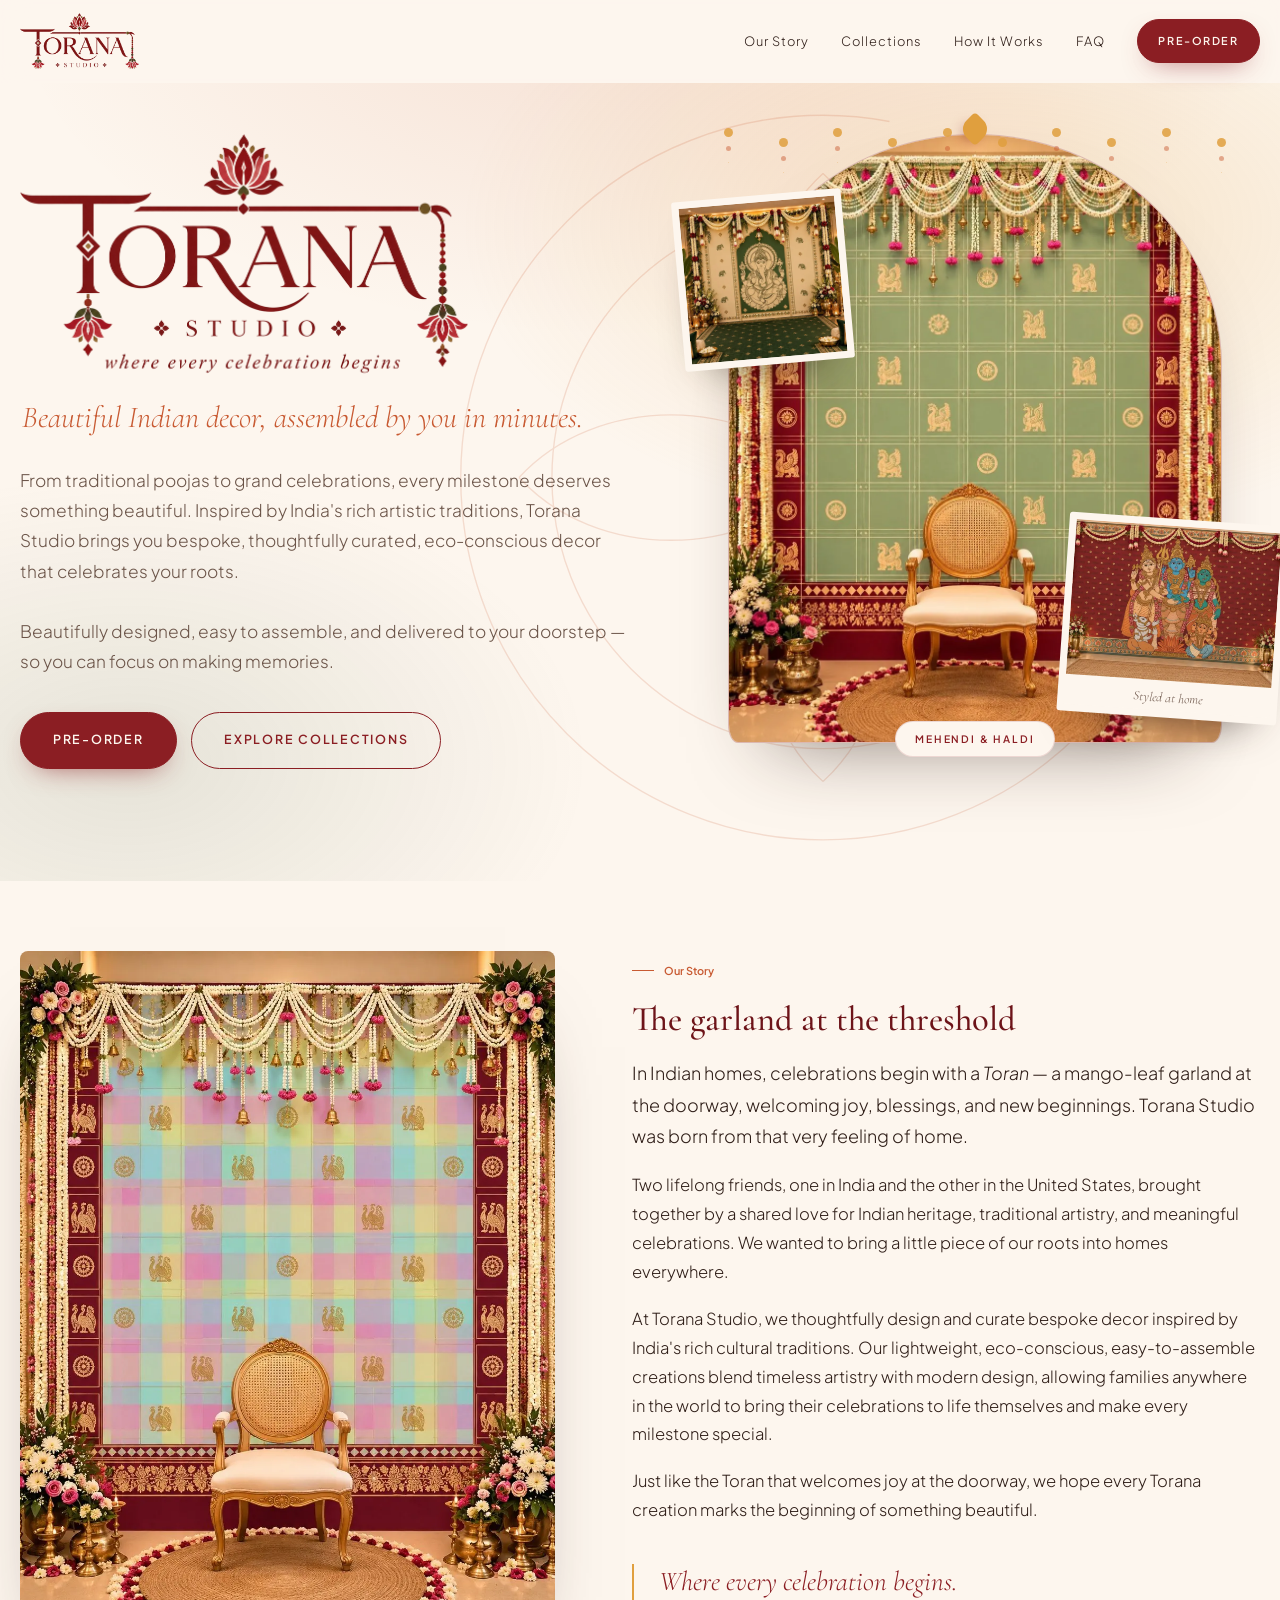
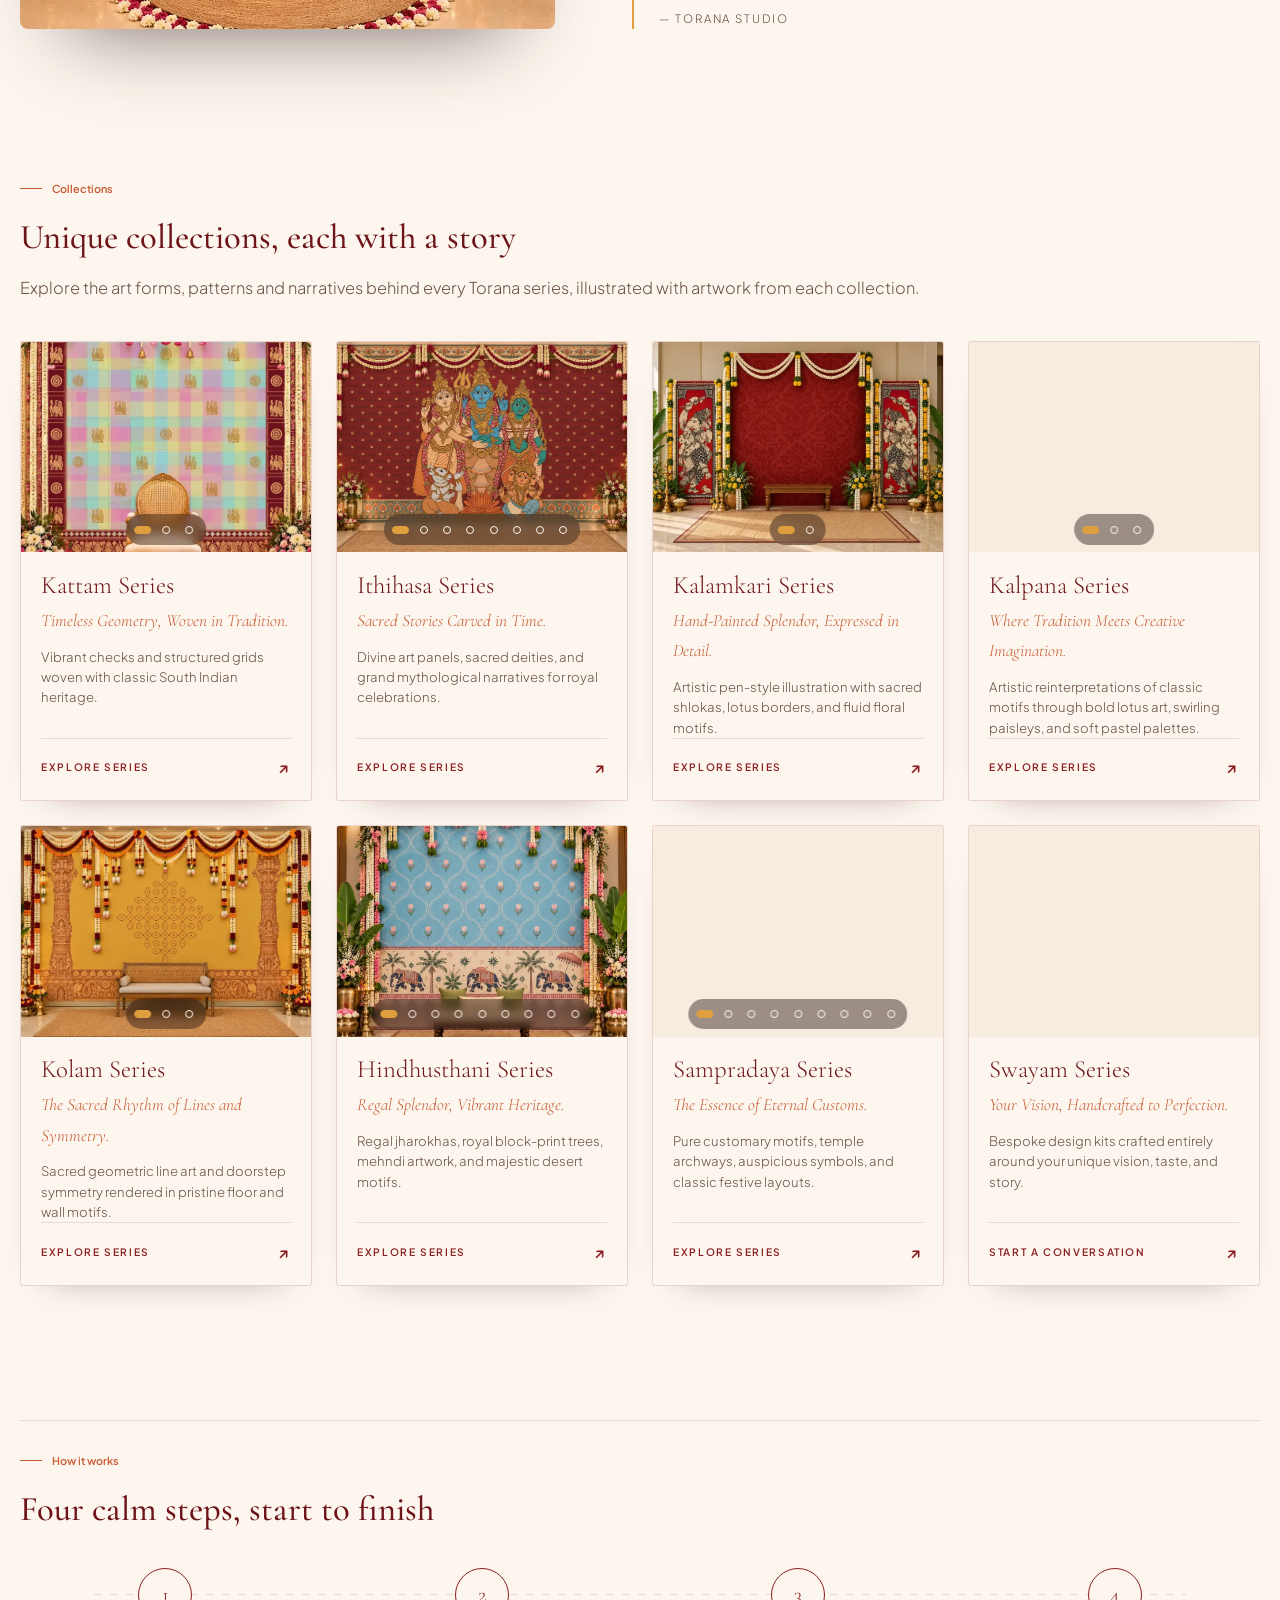
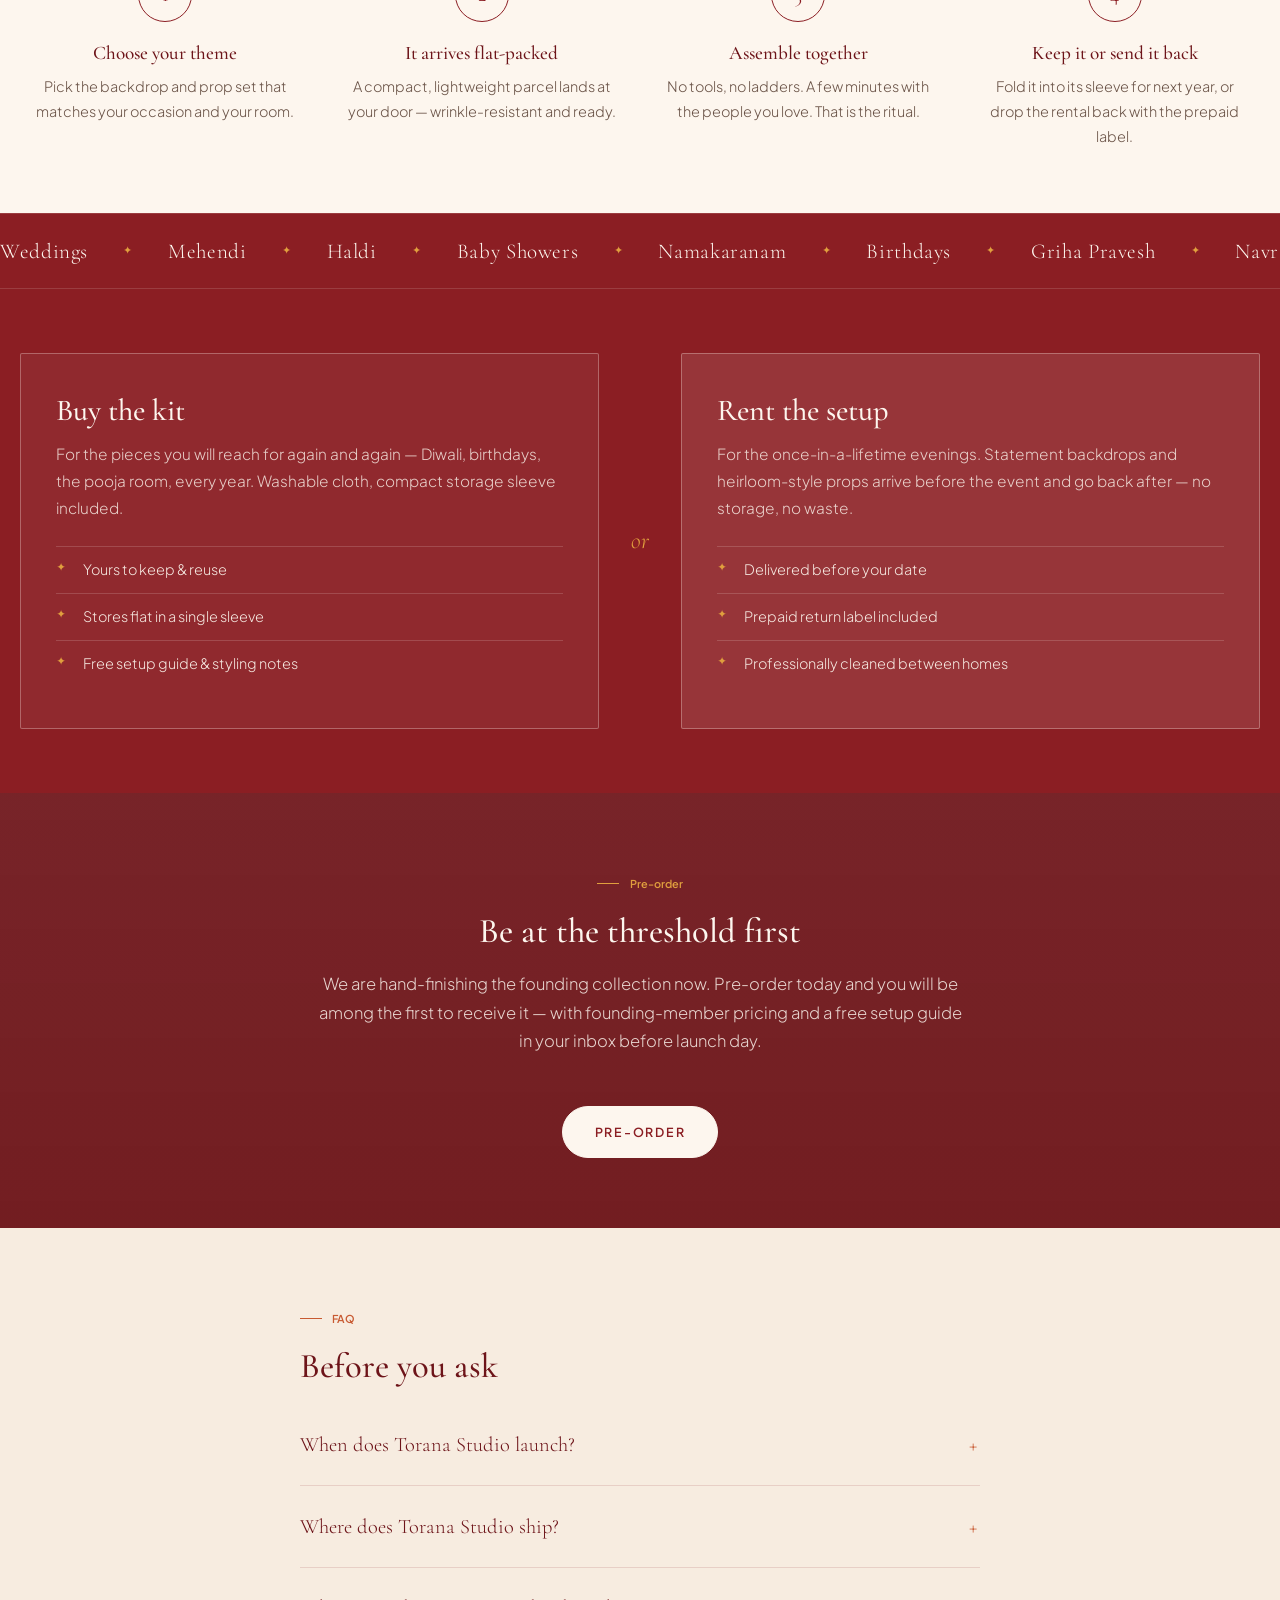
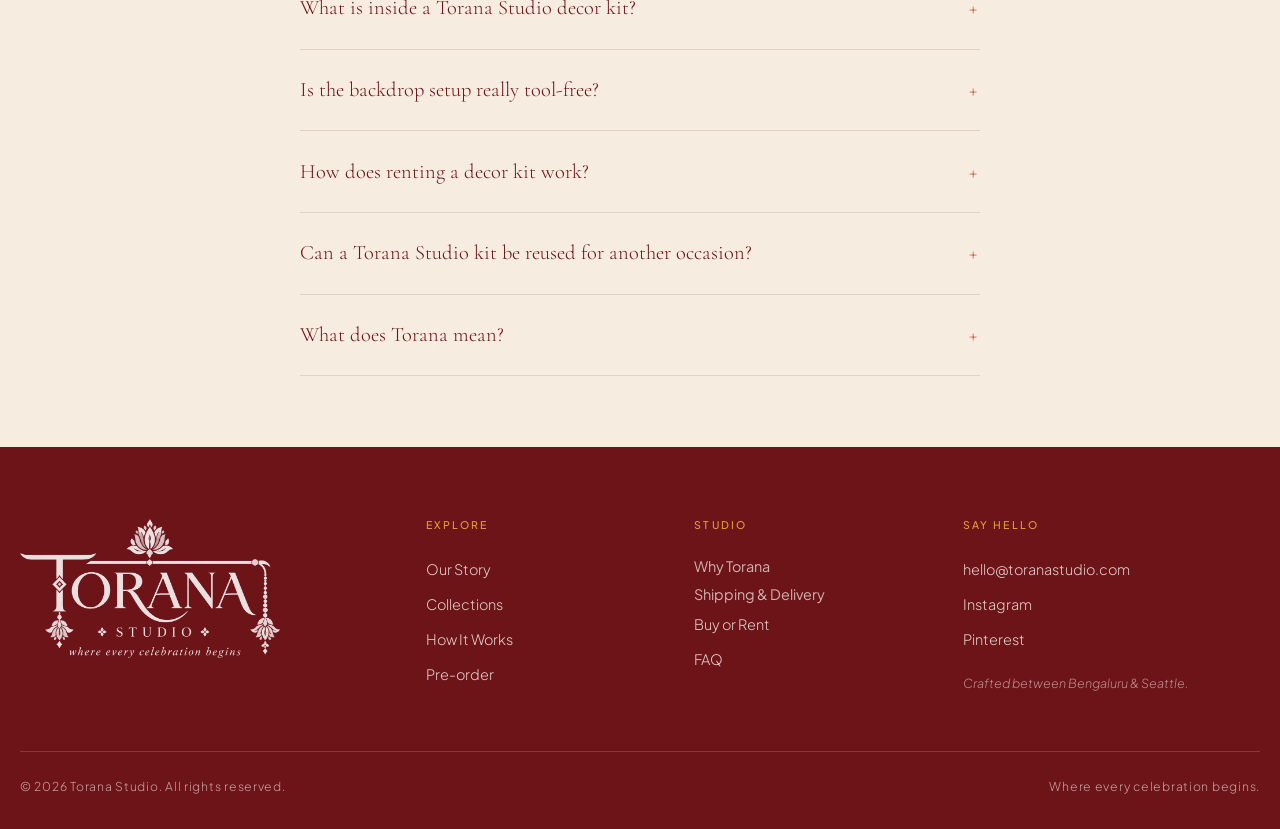
<file: index.html>
<!DOCTYPE html>
<html lang="en">
<head>
<meta charset="UTF-8" />
<meta name="viewport" content="width=device-width, initial-scale=1.0" />
<title>Torana Studio | Indian Backdrop &amp; Decor Kits to Buy or Rent</title>
<meta name="description" content="Torana Studio makes eco-conscious Indian backdrop and decor kits for weddings, mehendi, poojas, baby showers and birthdays. Reusable cloth, tool-free DIY setup. Launching in India for Diwali 2026; US shipping coming soon." />
<meta name="theme-color" content="#8B1E23" />
<meta name="author" content="Torana Studio" />
<meta name="robots" content="index, follow, max-image-preview:large, max-snippet:-1" />
<link rel="canonical" href="https://www.toranastudio.com/" />
<link rel="alternate" type="text/markdown" href="https://www.toranastudio.com/llms.txt" title="Plain-text summary for AI agents" />

<meta property="og:type" content="website" />
<meta property="og:site_name" content="Torana Studio" />
<meta property="og:locale" content="en_US" />
<meta property="og:url" content="https://www.toranastudio.com/" />
<meta property="og:title" content="Torana Studio | Indian Backdrop &amp; Decor Kits to Buy or Rent" />
<meta property="og:description" content="Eco-conscious Indian backdrop and decor kits on reusable cloth. India launch for Diwali 2026; US shipping coming soon." />
<meta property="og:image" content="https://www.toranastudio.com/assets/img/5-lg.webp" />
<meta property="og:image:alt" content="A traditional Indian cloth backdrop styled for a home celebration" />
<meta name="twitter:card" content="summary_large_image" />
<meta name="twitter:title" content="Torana Studio | Indian Backdrop &amp; Decor Kits to Buy or Rent" />
<meta name="twitter:description" content="Eco-conscious Indian backdrop and decor kits on reusable cloth. India launch for Diwali 2026; US shipping coming soon." />
<meta name="twitter:image" content="https://www.toranastudio.com/assets/img/5-lg.webp" />

<link rel="icon" type="image/png" href="assets/logo/favicon.png" />
<link rel="apple-touch-icon" href="assets/logo/favicon.png" />
<link rel="preconnect" href="https://fonts.googleapis.com" />
<link rel="preconnect" href="https://fonts.gstatic.com" crossorigin />
<link rel="preload" as="image" href="assets/logo/torana-lockup.webp" />
<link rel="preload" as="image" href="assets/img/9-lg.webp" />
<link href="https://fonts.googleapis.com/css2?family=Cinzel:wght@400..700&family=Cormorant+Garamond:ital,wght@0,300..700;1,300..600&family=Plus+Jakarta+Sans:wght@300..700&display=swap" rel="stylesheet" />
<link rel="stylesheet" href="styles.css?v=20261010-logosize" />
<script type="application/ld+json">
{
  "@context": "https://schema.org",
  "@graph": [
    {
      "@type": "Organization",
      "@id": "https://www.toranastudio.com/#organization",
      "name": "Torana Studio",
      "alternateName": "Torana",
      "url": "https://www.toranastudio.com/",
      "logo": "https://www.toranastudio.com/assets/logo/torana-lockup.png",
      "image": "https://www.toranastudio.com/assets/img/5-lg.webp",
      "slogan": "Where every celebration begins",
      "foundingDate": "2026",
      "email": "hello@toranastudio.com",
      "description": "Torana Studio designs and curates eco-conscious, DIY Indian backdrop and decor kits for home celebrations. Kits are printed on reusable cloth, ship flat-packed, and assemble in a few minutes without tools. Customers can buy a kit or rent it for a single event.",
      "areaServed": [{ "@type": "Country", "name": "India" }],
      "knowsAbout": [
        "Indian wedding decor",
        "Mehendi and haldi backdrops",
        "Pooja and festival decor",
        "Baby shower and seemantham decor",
        "Griha pravesh decor",
        "Pichwai, Kalamkari, Kolam and Aipan motifs",
        "Eco-conscious cloth backdrops",
        "DIY event decor rental"
      ],
      "sameAs": [
        "https://instagram.com",
        "https://pinterest.com"
      ]
    },
    {
      "@type": "WebSite",
      "@id": "https://www.toranastudio.com/#website",
      "url": "https://www.toranastudio.com/",
      "name": "Torana Studio",
      "inLanguage": "en",
      "publisher": { "@id": "https://www.toranastudio.com/#organization" }
    },
    {
      "@type": "WebPage",
      "@id": "https://www.toranastudio.com/#webpage",
      "url": "https://www.toranastudio.com/",
      "name": "Torana Studio | Indian Backdrop & Decor Kits to Buy or Rent",
      "isPartOf": { "@id": "https://www.toranastudio.com/#website" },
      "about": { "@id": "https://www.toranastudio.com/#organization" },
      "primaryImageOfPage": "https://www.toranastudio.com/assets/img/5-lg.webp",
      "description": "Pre-launch page for Torana Studio: eco-conscious Indian backdrop and decor kits, launching in India for Diwali 2026. US shipping is coming soon."
    },
    {
      "@type": "ItemList",
      "@id": "https://www.toranastudio.com/#collections",
      "name": "Torana Studio collection series",
      "itemListOrder": "https://schema.org/ItemListOrderAscending",
      "numberOfItems": 7,
      "itemListElement": [
        { "@type": "ListItem", "position": 1, "name": "Kattam Series", "url": "https://www.toranastudio.com/collection.html?series=kattam" },
        { "@type": "ListItem", "position": 2, "name": "Ithihasa Series", "url": "https://www.toranastudio.com/collection.html?series=ithihasa" },
        { "@type": "ListItem", "position": 3, "name": "Kalamkari Series", "url": "https://www.toranastudio.com/collection.html?series=kalamkari" },
        { "@type": "ListItem", "position": 4, "name": "Kalpana Series", "url": "https://www.toranastudio.com/collection.html?series=kalpana" },
        { "@type": "ListItem", "position": 5, "name": "Kolam Series", "url": "https://www.toranastudio.com/collection.html?series=kolam" },
        { "@type": "ListItem", "position": 6, "name": "Hindhusthani Series", "url": "https://www.toranastudio.com/collection.html?series=hindhusthani" },
        { "@type": "ListItem", "position": 7, "name": "Sampradaya Series", "url": "https://www.toranastudio.com/collection.html?series=sampradaya" }
      ]
    },
    {
      "@type": "HowTo",
      "@id": "https://www.toranastudio.com/#howto",
      "name": "How to set up a Torana Studio backdrop kit",
      "tool": [],
      "supply": [{ "@type": "HowToSupply", "name": "Torana Studio backdrop kit" }],
      "step": [
        { "@type": "HowToStep", "position": 1, "name": "Choose your theme", "text": "Pick the backdrop and prop set that matches your occasion and your room." },
        { "@type": "HowToStep", "position": 2, "name": "It arrives flat-packed", "text": "A compact, lightweight, wrinkle-resistant parcel is delivered to your door." },
        { "@type": "HowToStep", "position": 3, "name": "Assemble together", "text": "Hang the cloth backdrop and place the props. No tools and no ladders are required; it takes a few minutes." },
        { "@type": "HowToStep", "position": 4, "name": "Keep it or send it back", "text": "Fold a purchased kit into its storage sleeve for next year, or return a rental with the prepaid label." }
      ]
    },
    {
      "@type": "FAQPage",
      "@id": "https://www.toranastudio.com/#faq",
      "mainEntity": [
        {
          "@type": "Question",
          "name": "When does Torana Studio launch?",
          "acceptedAnswer": { "@type": "Answer", "text": "Torana Studio opens its store around Diwali 2026, in phases. People on the founding list get access first, usually a week or two before anyone else." }
        },
        {
          "@type": "Question",
          "name": "Where does Torana Studio ship?",
          "acceptedAnswer": { "@type": "Answer", "text": "Shipping launches in India first. Shipping to the United States is coming soon. Kits are flat-packed to keep shipping light and the carbon footprint low." }
        },
        {
          "@type": "Question",
          "name": "What is inside a Torana Studio decor kit?",
          "acceptedAnswer": { "@type": "Answer", "text": "Each kit contains a printed cloth backdrop, a tool-free hanging system, the styling props for that theme, and a printed step-by-step setup guide. Nothing else needs to be bought and no drilling is required." }
        },
        {
          "@type": "Question",
          "name": "Is the backdrop setup really tool-free?",
          "acceptedAnswer": { "@type": "Answer", "text": "Yes. The hanging system works on standard walls and stands without nails, ladders or professional help, and takes a few minutes. If you can hang a curtain, you can set up the backdrop." }
        },
        {
          "@type": "Question",
          "name": "How does renting a decor kit work?",
          "acceptedAnswer": { "@type": "Answer", "text": "Statement backdrops and reusable props arrive a few days before your event and go back afterwards using a prepaid return label. Everything is professionally cleaned between homes." }
        },
        {
          "@type": "Question",
          "name": "Can a Torana Studio kit be reused for another occasion?",
          "acceptedAnswer": { "@type": "Answer", "text": "Yes. The cloth is washable and the prop systems are modular, so a single kit can be used for a baby shower in spring and Diwali in autumn." }
        },
        {
          "@type": "Question",
          "name": "What does Torana mean?",
          "acceptedAnswer": { "@type": "Answer", "text": "A Toran, or Torana, is the mango-leaf garland tied across a doorway in Indian homes. It is the first decoration of any celebration and marks the threshold where an ordinary space becomes festive. The studio takes its name and its tagline, 'where every celebration begins', from that tradition." }
        }
      ]
    }
  ]
}
</script>
</head>
<body>

<a class="skip-link" href="#main">Skip to content</a>

<header class="nav" id="nav">
  <div class="shell nav__inner">
    <a class="brand" href="#top" aria-label="Torana Studio home">
      <img src="assets/logo/torana-nav.webp" width="420" height="197"
           alt="Torana Studio" class="brand__lockup" />
    </a>

    <nav class="nav__links" id="navLinks" aria-label="Primary">
      <a href="#story">Our Story</a>
      <a href="#collections">Collections</a>
      <a href="#how">How It Works</a>
      <a href="#faq">FAQ</a>
      <a class="btn btn--sm btn--primary" href="#waitlist">Pre-order</a>
    </nav>

    <button class="nav__toggle" id="navToggle" aria-expanded="false" aria-controls="navLinks" aria-label="Open menu">
      <span></span><span></span><span></span>
    </button>
  </div>
  <div class="nav__progress" id="navProgress" aria-hidden="true"></div>
</header>

<main id="main">

  <!-- ───────────────────────── HERO ───────────────────────── -->
  <!-- section order: Hero → Story → Collections → How It Works → Occasions → Buy/Rent → Why → Waitlist → FAQ → Band -->
  <section class="hero" id="top">
    <div class="hero__wash" aria-hidden="true"></div>
    <div class="hero__kolam" aria-hidden="true">
      <svg viewBox="0 0 600 600" fill="none" stroke="currentColor" stroke-width="1.1">
        <circle class="draw" cx="300" cy="300" r="286" />
        <circle class="draw" cx="300" cy="300" r="214" stroke-dasharray="3 9" />
        <g class="kolam-spin">
          <path class="draw" d="M300 60c66 60 66 180 0 240-66-60-66-180 0-240Z" />
          <path class="draw" d="M300 540c66-60 66-180 0-240-66 60-66 180 0 240Z" />
          <path class="draw" d="M60 300c60-66 180-66 240 0-60 66-180 66-240 0Z" />
          <path class="draw" d="M540 300c-60-66-180-66-240 0 60 66 180 66 240 0Z" />
        </g>
      </svg>
    </div>

    <div class="shell hero__inner">

      <div class="hero__copy">
        <h1 class="hero__logo reveal" data-delay="1">
          <img src="assets/logo/torana-lockup.webp" width="900" height="482"
               alt="" aria-hidden="true" fetchpriority="high" />
          <span class="sr-only">Torana Studio — eco-conscious Indian backdrop and decor
          kits to buy or rent. Where every celebration begins.</span>
        </h1>

        <p class="hero__kicker reveal" data-delay="2">Beautiful Indian decor, assembled by you in minutes.</p>

        <p class="hero__lede reveal" data-delay="3">
          From traditional poojas to grand celebrations, every milestone deserves something
          beautiful. Inspired by India's rich artistic traditions, Torana Studio brings you
          bespoke, thoughtfully curated, eco-conscious decor that celebrates your roots.
          <br /><br />
          Beautifully designed, easy to assemble, and delivered to your doorstep — so you
          can focus on making memories.
          <!-- <br /><small>Now delivering across India · Coming soon to the USA</small> -->
        </p>

        <div class="hero__actions reveal" data-delay="4">
          <a class="btn btn--primary" href="#waitlist">Pre-order</a>
          <a class="btn btn--ghost" href="#collections">Explore Collections</a>
        </div>
      </div>

      <div class="hero__art reveal" data-delay="2">
        <div class="arch">
          <div class="arch__frame" id="archFrame">
            <img class="arch__slide is-on" src="assets/img/9-lg.webp" alt="A traditional Indian cloth backdrop styled for a home celebration" />
          </div>
          <span class="arch__finial" aria-hidden="true"></span>
          <p class="arch__caption" id="archCaption" aria-live="off">Mehendi &amp; Haldi</p>
        </div>

        <figure class="hero__chip hero__chip--a">
          <img src="assets/img/1-sm.webp" width="700" height="700" loading="eager"
               alt="Close detail of a hand-illustrated backdrop print" />
        </figure>

        <figure class="hero__chip hero__chip--b">
          <img src="assets/img/7-sm.webp" width="700" height="467" loading="eager"
               alt="A festive stage setup with floral garlands and brass lamps" />
          <figcaption>Styled at home</figcaption>
        </figure>

        <div class="hero__garland" aria-hidden="true">
          <span></span><span></span><span></span><span></span><span></span>
          <span></span><span></span><span></span><span></span><span></span>
        </div>
      </div>

    </div>

  </section>

  <!-- ───────────────────────── STORY ───────────────────────── -->
  <section class="story section" id="story">
    <div class="shell story__grid">
      <div class="story__media reveal">
        <div class="story__frame">
          <img src="assets/img/6-lg.webp" width="1019" height="1280" loading="lazy"
            alt="Pastel Indian celebration backdrop with peacock motifs, flower garlands, brass lamps and cane seating" />
        </div>
      </div>

      <div class="story__copy">
        <p class="eyebrow reveal"><span class="eyebrow__dot"></span> Our Story</p>
        <h2 class="reveal" data-delay="1">The garland at the threshold</h2>

        <p class="lead reveal" data-delay="2">
          In Indian homes, celebrations begin with a <em>Toran</em> — a mango-leaf garland at
          the doorway, welcoming joy, blessings, and new beginnings. Torana Studio was born
          from that very feeling of home.
        </p>

        <p class="reveal" data-delay="3">
          Two lifelong friends, one in India and the other in the United States, brought
          together by a shared love for Indian heritage, traditional artistry, and
          meaningful celebrations. We wanted to bring a little piece of our roots into
          homes everywhere.
        </p>

        <p class="reveal" data-delay="3">
          At Torana Studio, we thoughtfully design and curate bespoke decor inspired by
          India's rich cultural traditions. Our lightweight, eco-conscious, easy-to-assemble
          creations blend timeless artistry with modern design, allowing families anywhere
          in the world to bring their celebrations to life themselves and make every
          milestone special.
        </p>

        <p class="reveal" data-delay="3">
          Just like the Toran that welcomes joy at the doorway, we hope every Torana
          creation marks the beginning of something beautiful.
        </p>

        <figure class="pullquote reveal" data-delay="4">
          <blockquote>Where every celebration begins.</blockquote>
          <figcaption>— Torana Studio</figcaption>
        </figure>
      </div>
    </div>
  </section>

  <!-- ───────────────────────── COLLECTIONS ───────────────────────── -->
  <section class="collections section" id="collections">
    <div class="shell">
      <header class="section__head collections__head">
        <p class="eyebrow reveal"><span class="eyebrow__dot"></span> Collections</p>
        <h2 class="reveal" data-delay="1">Unique collections, each with a story</h2>
        <p class="section__sub reveal" data-delay="2">
          Explore the art forms, patterns and narratives behind every Torana series,
          illustrated with artwork from each collection.
        </p>
      </header>

      <div class="series-grid" id="seriesGrid" aria-live="polite"></div>
    </div>
  </section>

  <!-- ───────────────────────── HOW IT WORKS ───────────────────────── -->
  <section class="how section" id="how">
    <div class="shell">
      <header class="section__head">
        <p class="eyebrow reveal"><span class="eyebrow__dot"></span> How it works</p>
        <h2 class="reveal" data-delay="1">Four calm steps, start to finish</h2>
      </header>

      <ol class="steps">
        <li class="step reveal">
          <span class="step__no">1</span>
          <h3>Choose your theme</h3>
          <p>Pick the backdrop and prop set that matches your occasion and your room.</p>
        </li>
        <li class="step reveal" data-delay="1">
          <span class="step__no">2</span>
          <h3>It arrives flat-packed</h3>
          <p>A compact, lightweight parcel lands at your door — wrinkle-resistant and ready.</p>
        </li>
        <li class="step reveal" data-delay="2">
          <span class="step__no">3</span>
          <h3>Assemble together</h3>
          <p>No tools, no ladders. A few minutes with the people you love. That is the ritual.</p>
        </li>
        <li class="step reveal" data-delay="3">
          <span class="step__no">4</span>
          <h3>Keep it or send it back</h3>
          <p>Fold it into its sleeve for next year, or drop the rental back with the prepaid label.</p>
        </li>
      </ol>
    </div>
  </section>

  <!-- ───────────────────────── OCCASIONS MARQUEE ───────────────────────── -->
  <section class="occasions" aria-label="Occasions we design for">
    <div class="occasions__track">
      <span>Weddings</span><i>✦</i><span>Mehendi</span><i>✦</i><span>Haldi</span><i>✦</i>
      <span>Baby Showers</span><i>✦</i><span>Namakaranam</span><i>✦</i><span>Birthdays</span><i>✦</i>
      <span>Griha Pravesh</span><i>✦</i><span>Navratri</span><i>✦</i><span>Diwali</span><i>✦</i>
      <span>Pooja &amp; Satyanarayana</span><i>✦</i><span>Sangeet</span><i>✦</i><span>Anniversaries</span><i>✦</i>
      <span>Weddings</span><i>✦</i><span>Mehendi</span><i>✦</i><span>Haldi</span><i>✦</i>
      <span>Baby Showers</span><i>✦</i><span>Namakaranam</span><i>✦</i><span>Birthdays</span><i>✦</i>
      <span>Griha Pravesh</span><i>✦</i><span>Navratri</span><i>✦</i><span>Diwali</span><i>✦</i>
      <span>Pooja &amp; Satyanarayana</span><i>✦</i><span>Sangeet</span><i>✦</i><span>Anniversaries</span><i>✦</i>
    </div>
  </section>

  <!-- ───────────────────────── BUY OR RENT ───────────────────────── -->
  <section class="models section section--deep" id="models">
    <div class="shell">
      <div class="models__grid">
        <article class="model reveal">
          <h3>Buy the kit</h3>
          <p>
            For the pieces you will reach for again and again — Diwali, birthdays, the
            pooja room, every year. Washable cloth, compact storage sleeve included.
          </p>
          <ul>
            <li>Yours to keep &amp; reuse</li>
            <li>Stores flat in a single sleeve</li>
            <li>Free setup guide &amp; styling notes</li>
          </ul>
        </article>

        <span class="models__or" aria-hidden="true">or</span>

        <article class="model model--alt reveal" data-delay="2">
          <h3>Rent the setup</h3>
          <p>
            For the once-in-a-lifetime evenings. Statement backdrops and heirloom-style
            props arrive before the event and go back after — no storage, no waste.
          </p>
          <ul>
            <li>Delivered before your date</li>
            <li>Prepaid return label included</li>
            <li>Professionally cleaned between homes</li>
          </ul>
        </article>
      </div>
    </div>
  </section>

  <!-- ───────────────────────── WHY TORANA ───────────────────────── -->
  <!-- ───────────────────────── WAITLIST ───────────────────────── -->
  <section class="waitlist section" id="waitlist">
    <div class="shell">
      <p class="eyebrow eyebrow--light reveal"><span class="eyebrow__dot"></span> Pre-order</p>
      <h2 class="reveal" data-delay="1">Be at the threshold first</h2>
      <p class="waitlist__lede reveal" data-delay="2">
        We are hand-finishing the founding collection now. Pre-order today and you will
        be among the first to receive it — with founding-member pricing and a
        free setup guide in your inbox before launch day.
      </p>
      <button class="btn btn--cream reveal" data-delay="3" id="preorderBtn">Pre-order</button>
    </div>
  </section>

  <!-- Pre-order dialog -->
  <dialog class="preorder-dialog" id="preorderDialog" aria-label="Pre-order form">
    <button class="preorder-dialog__close" id="preorderClose" aria-label="Close">&#10005;</button>
    <iframe
      src="https://docs.google.com/forms/d/e/1FAIpQLSdzfx0k8hFGqOE7U7iX3uAHd4zS5yiIYxJxiwqDrR6FOBD5bg/viewform?embedded=true"
      class="waitlist__gform"
      title="Pre-order"
      frameborder="0"
      marginheight="0"
      marginwidth="0"
      loading="lazy">Loading…</iframe>
  </dialog>

  <!-- Why Torana dialog -->
  <dialog class="info-dialog" id="whyDialog" aria-label="Why Torana">
    <button class="info-dialog__close" aria-label="Close">&#10005;</button>
    <div class="info-dialog__body">
      <p class="eyebrow"><span class="eyebrow__dot"></span> Why Torana</p>
      <h2>Crafted with purpose. Built for your moments.</h2>
      <div class="info-dialog__cards">
        <div class="info-dialog__card">
          <span class="info-dialog__num">01</span>
          <h3>Authentic Artistry</h3>
          <p>Drawn from Pichwai, Kalamkari, Muggu and Aipan traditions — lotus arches, temple motifs and auspicious symbolism, rendered with deep cultural respect.</p>
        </div>
        <div class="info-dialog__card">
          <span class="info-dialog__num">02</span>
          <h3>Eco-Conscious Textiles</h3>
          <p>Printed on durable, washable, reusable fabric that drapes naturally — replacing glossy vinyl sheets and single-use plastic props that end up in landfill.</p>
        </div>
        <div class="info-dialog__card">
          <span class="info-dialog__num">03</span>
          <h3>Effortless Setup</h3>
          <p>Zero tools. Zero technical skill. Flat-packed kits with a clear step-by-step guide, designed for calm assembly in a few minutes and an even faster pack-down.</p>
        </div>
        <div class="info-dialog__card">
          <span class="info-dialog__num">04</span>
          <h3>Buy or Rent</h3>
          <p>Keep the pieces you will reuse across years of celebrations. Rent the statement props you need for a single, unforgettable evening — returned with a prepaid label.</p>
        </div>
      </div>
    </div>
  </dialog>

  <!-- Shipping & Delivery dialog -->
  <dialog class="info-dialog" id="shippingDialog" aria-label="Shipping and Delivery">
    <button class="info-dialog__close" aria-label="Close">&#10005;</button>
    <div class="info-dialog__body">
      <p class="eyebrow"><span class="eyebrow__dot"></span> Shipping &amp; Delivery</p>
      <h2>Getting your kit to you.</h2>
      <div class="info-dialog__cards">
        <div class="info-dialog__card">
          <span class="info-dialog__num">🇮🇳</span>
          <h3>India</h3>
          <p>Delivery within <strong>5–10 business days</strong> from dispatch, depending on your city. Metro cities are typically faster; remote pin codes may take a little longer.</p>
        </div>
        <div class="info-dialog__card">
          <span class="info-dialog__num">🇺🇸</span>
          <h3>United States</h3>
          <p>International delivery in <strong>2–4 weeks</strong> from dispatch. Transit time varies by location. US shipping is coming soon — pre-order now to be notified first.</p>
        </div>
      </div>
      <div class="info-dialog__note">
        <h3>Order processing</h3>
        <p>Once your order is confirmed, your kit is carefully packed and dispatched within <strong>2–3 business days</strong>. You will receive a tracking link by email as soon as it leaves our studio.</p>
        <h3>Tracking &amp; support</h3>
        <p>Use the tracking link to follow your kit in real time. If you have any questions or need help, write to us at <a href="mailto:hello@toranastudio.com">hello@toranastudio.com</a> — we are happy to assist.</p>
      </div>
    </div>
  </dialog>

  <!-- ───────────────────────── NOTE / FAQ ───────────────────────── -->
  <section class="section section--cream" id="faq">
    <div class="shell">

      <div class="faq faq--full">
        <p class="eyebrow reveal"><span class="eyebrow__dot"></span> FAQ</p>
        <h2 class="reveal" data-delay="1">Before you ask</h2>

        <div class="accordion" id="accordion">
          <details class="acc reveal">
            <summary>When does Torana Studio launch?</summary>
            <p>
              Torana Studio opens its store around Diwali 2026, in phases. People on the
              founding list get access first, usually a week or two before anyone else.
            </p>
          </details>

          <details class="acc reveal">
            <summary>Where does Torana Studio ship?</summary>
            <p>
              Shipping launches in India first. Shipping to the United States is coming
              soon. Kits are flat-packed to keep shipping light and the carbon footprint low.
            </p>
          </details>

          <details class="acc reveal">
            <summary>What is inside a Torana Studio decor kit?</summary>
            <p>
              Each kit contains a printed cloth backdrop, a tool-free hanging system, the
              styling props for that theme, and a printed step-by-step setup guide. Nothing
              else needs to be bought and no drilling is required.
            </p>
          </details>

          <details class="acc reveal">
            <summary>Is the backdrop setup really tool-free?</summary>
            <p>
              Yes. The hanging system works on standard walls and stands without nails,
              ladders or professional help, and takes a few minutes. If you can
              hang a curtain, you can set up the backdrop.
            </p>
          </details>

          <details class="acc reveal">
            <summary>How does renting a decor kit work?</summary>
            <p>
              Statement backdrops and reusable props arrive a few days before your event
              and go back afterwards using a prepaid return label. Everything is
              professionally cleaned between homes.
            </p>
          </details>

          <details class="acc reveal">
            <summary>Can a Torana Studio kit be reused for another occasion?</summary>
            <p>
              Yes. The cloth is washable and the prop systems are modular, so a single kit
              can be used for a baby shower in spring and Diwali in autumn.
            </p>
          </details>

          <details class="acc reveal">
            <summary>What does Torana mean?</summary>
            <p>
              A Toran, or Torana, is the mango-leaf garland tied across a doorway in Indian homes. It
              is the first decoration of any celebration and marks the threshold where an
              ordinary space becomes festive. The studio takes its name and its tagline,
              "where every celebration begins", from that tradition.
            </p>
          </details>
        </div>
      </div>

    </div>
  </section>


</main>

<footer class="footer">
  <div class="shell footer__inner">
    <div class="footer__brand">
      <img src="assets/logo/torana-lockup.webp" width="900" height="482" loading="lazy"
           alt="Torana Studio" class="footer__lockup" />
      <!-- <p class="footer__tag">Crafted by heritage. Assembled by you.</p> -->
    </div>

    <nav class="footer__col" aria-label="Explore">
      <h4>Explore</h4>
      <a href="#story">Our Story</a>
      <a href="#collections">Collections</a>
      <a href="#how">How It Works</a>
      <a href="#waitlist">Pre-order</a>
    </nav>

    <nav class="footer__col" aria-label="Company">
      <h4>Studio</h4>
      <button class="footer__link-btn" id="whyBtn">Why Torana</button>
      <button class="footer__link-btn" id="shippingBtn">Shipping &amp; Delivery</button>
      <a href="#models">Buy or Rent</a>
      <a href="#faq">FAQ</a>
    </nav>

    <div class="footer__col">
      <h4>Say hello</h4>
      <a href="mailto:hello@toranastudio.com">hello@toranastudio.com</a>
      <a href="https://instagram.com" target="_blank" rel="noopener noreferrer">Instagram</a>
      <a href="https://pinterest.com" target="_blank" rel="noopener noreferrer">Pinterest</a>
      <p class="footer__micro">Crafted between Bengaluru &amp; Seattle.</p>
    </div>
  </div>

  <div class="shell footer__base">
    <p>© <span id="year">2026</span> Torana Studio. All rights reserved.</p>
    <p>Where every celebration begins.</p>
  </div>
</footer>

<script src="collections-data.js?v=20261009-series-images"></script>
<script src="script.js?v=20261010-infodialogs"></script>
</body>
</html>
</file>
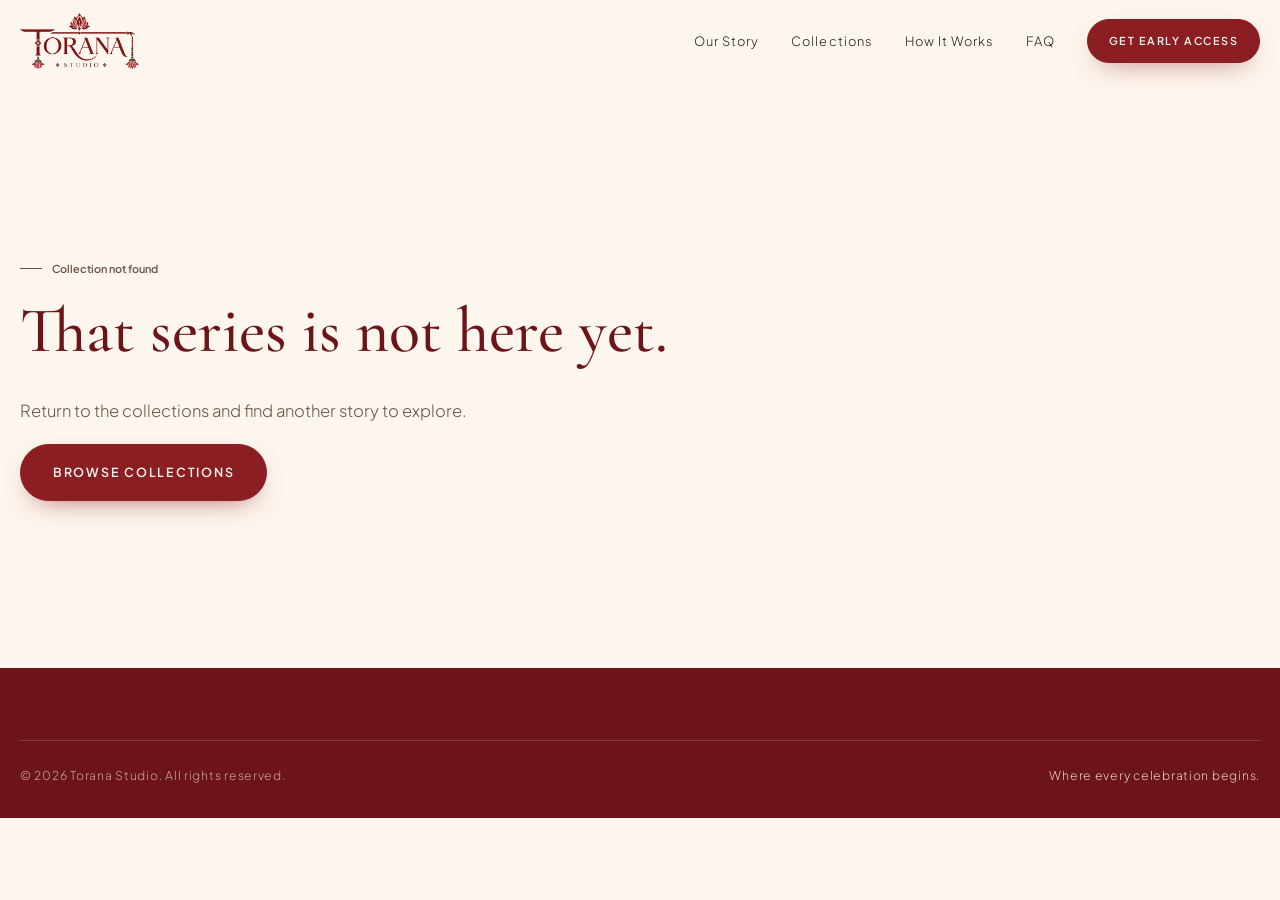
<file: collection.html>
<!DOCTYPE html>
<html lang="en">
<head>
<meta charset="UTF-8" />
<meta name="viewport" content="width=device-width, initial-scale=1.0" />
<title>Collection | Torana Studio</title>
<meta name="description" content="Discover the stories and artistry behind Torana Studio's Indian celebration decor collections." />
<meta name="robots" content="index, follow, max-image-preview:large" />
<meta name="theme-color" content="#8B1E23" />
<link rel="icon" type="image/png" href="assets/logo/favicon.png" />
<link rel="canonical" href="https://www.toranastudio.com/collection.html" id="canonicalUrl" />
<meta property="og:type" content="website" />
<meta property="og:site_name" content="Torana Studio" />
<meta property="og:title" content="Collection | Torana Studio" id="ogTitle" />
<meta property="og:description" content="Discover the stories and artistry behind Torana Studio's Indian celebration decor collections." id="ogDescription" />
<meta property="og:url" content="https://www.toranastudio.com/collection.html" id="ogUrl" />
<meta property="og:image" content="https://www.toranastudio.com/assets/logo/torana-lockup.png" id="ogImage" />
<meta name="twitter:card" content="summary_large_image" />
<meta name="twitter:title" content="Collection | Torana Studio" id="twitterTitle" />
<meta name="twitter:description" content="Discover the stories and artistry behind Torana Studio's Indian celebration decor collections." id="twitterDescription" />
<meta name="twitter:image" content="https://www.toranastudio.com/assets/logo/torana-lockup.png" id="twitterImage" />
<link rel="preconnect" href="https://fonts.googleapis.com" />
<link rel="preconnect" href="https://fonts.gstatic.com" crossorigin />
<link href="https://fonts.googleapis.com/css2?family=Cinzel:wght@400..700&family=Cormorant+Garamond:ital,wght@0,300..700;1,300..600&family=Plus+Jakarta+Sans:wght@300..700&display=swap" rel="stylesheet" />
<link rel="stylesheet" href="styles.css?v=20261010-spacing" />
</head>
<body class="collection-page">
<a class="skip-link" href="#main">Skip to content</a>

<header class="nav" id="nav">
  <div class="shell nav__inner">
    <a class="brand" href="index.html" aria-label="Torana Studio home">
      <img src="assets/logo/torana-nav.webp" width="420" height="197" alt="Torana Studio" class="brand__lockup" />
    </a>
    <nav class="nav__links" id="navLinks" aria-label="Primary">
      <a href="index.html#story">Our Story</a>
      <a href="index.html#collections">Collections</a>
      <a href="index.html#how">How It Works</a>
      <a href="index.html#faq">FAQ</a>
      <a class="btn btn--sm btn--primary" href="index.html#waitlist">Get Early Access</a>
    </nav>
    <button class="nav__toggle" id="navToggle" aria-expanded="false" aria-controls="navLinks" aria-label="Open menu">
      <span></span><span></span><span></span>
    </button>
  </div>
  <div class="nav__progress" id="navProgress" aria-hidden="true"></div>
</header>

<main id="main" class="series-detail" hidden>
  <div class="shell">
    <nav class="breadcrumbs" aria-label="Breadcrumb">
      <a href="index.html">Home</a><span aria-hidden="true">/</span>
      <a href="index.html#collections">Collections</a><span aria-hidden="true">/</span>
      <span id="breadcrumbName" aria-current="page"></span>
    </nav>

    <section class="series-detail__heading">
      <div class="series-detail__title">
        <h1 id="seriesName"></h1>
        <p class="series-detail__tagline" id="seriesTagline"></p>
      </div>
      <div class="series-detail__summary">
        <p class="series-detail__short" id="seriesShort"></p>
      </div>
    </section>

    <section class="series-gallery" id="seriesGallery" aria-label="Collection photographs"></section>
    <ul class="series-tags" id="seriesTags" aria-label="Collection themes"></ul>
  </div>
</main>

<dialog class="series-image-dialog" id="seriesImageDialog" aria-label="Collection image viewer">
  <form method="dialog"><button class="series-image-dialog__close" aria-label="Close image">&times;</button></form>
  <img id="seriesImageDialogPhoto" alt="" />
</dialog>

<main class="series-not-found" id="seriesNotFound" hidden>
  <div class="shell">
    <p class="eyebrow"><span class="eyebrow__dot"></span> Collection not found</p>
    <h1>That series is not here yet.</h1>
    <p>Return to the collections and find another story to explore.</p>
    <a class="btn btn--primary" href="index.html#collections">Browse collections</a>
  </div>
</main>

<footer class="footer">
  <div class="shell footer__base">
    <p>© <span id="year">2026</span> Torana Studio. All rights reserved.</p>
    <a href="index.html">Where every celebration begins.</a>
  </div>
</footer>

<script src="collections-data.js?v=20261009-series-images"></script>
<script src="collection-page.js?v=20261009-no-designs"></script>
</body>
</html>
</file>
<file: styles.css>
/* ============================================================
   Torana Studio — pre-launch one pager
   Palette & type per brand guidelines
   ============================================================ */

:root {
  --crimson: #8b1e23;
  --crimson-deep: #6d1419;
  --terracotta: #c85a32;
  --turmeric: #e09f3e;
  --sage: #5a7052;
  --slate: #4a6b82;
  --cream: #fdf6ee;
  --cream-2: #f7ece0;
  --ink: #2e1d17;
  --ink-soft: #6a5347;
  --line: rgba(139, 30, 35, 0.14);

  --serif: "Cormorant Garamond", Georgia, serif;
  --display: "Cinzel", "Cormorant Garamond", serif;
  --sans: "Plus Jakarta Sans", system-ui, -apple-system, sans-serif;

  --shell: 1240px;
  --r: 4px;
  --ease: cubic-bezier(0.22, 1, 0.36, 1);
}

* { box-sizing: border-box; }

html { scroll-behavior: smooth; -webkit-text-size-adjust: 100%; }

body {
  margin: 0;
  background: var(--cream);
  color: var(--ink);
  font-family: var(--sans);
  font-size: 16.5px;
  line-height: 1.75;
  font-weight: 300;
  overflow-x: hidden;
  -webkit-font-smoothing: antialiased;
}

img { max-width: 100%; display: block; }

a { color: inherit; text-decoration: none; }

h1, h2, h3, h4 {
  font-family: var(--serif);
  font-weight: 500;
  line-height: 1.08;
  letter-spacing: 0;
  margin: 0 0 0.5em;
  color: var(--crimson-deep);
}

h2 {
  font-family: var(--serif);
  font-size: clamp(1.65rem, 2.7vw, 2.5rem);
  line-height: 1.22;
  letter-spacing: 0;
}
h3 { font-size: 1.45rem; }

p { margin: 0 0 1.1em; }

em { font-style: italic; }

.shell {
  width: min(100% - 2.5rem, var(--shell));
  margin-inline: auto;
}

.section { padding: clamp(3rem, 5.5vw, 5rem) 0; position: relative; }
.section--cream { background: var(--cream-2); }
.section--deep { background: var(--crimson); color: var(--cream); }
.section--deep h2, .section--deep h3 { color: var(--cream); }

.skip-link {
  position: absolute; left: -9999px; top: 0; z-index: 999;
  background: var(--crimson); color: var(--cream); padding: 0.8rem 1.2rem;
}
.skip-link:focus { left: 1rem; top: 1rem; }

.sr-only {
  position: absolute; width: 1px; height: 1px; padding: 0; margin: -1px;
  overflow: hidden; clip: rect(0 0 0 0); white-space: nowrap; border: 0;
}

:focus-visible {
  outline: 2px solid var(--turmeric);
  outline-offset: 3px;
}

/* ───────── shared bits ───────── */

.eyebrow {
  font-family: var(--sans);
  font-size: 0.68rem;
  letter-spacing: 0;
  text-transform: none;
  font-weight: 600;
  color: var(--terracotta);
  display: inline-flex;
  align-items: center;
  gap: 0.65rem;
  margin-bottom: 1.1rem;
}
.eyebrow--light { color: var(--turmeric); }
.eyebrow__dot {
  width: 22px; height: 1px; background: currentColor; display: inline-block;
}

.lead {
  font-size: 1.12rem;
  line-height: 1.75;
  color: var(--ink);
}

.section__head {
  max-width: 760px; margin-bottom: clamp(1.5rem, 3vw, 2.5rem);
  padding-top: 1.25rem; border-top: 1px solid var(--line);
}
/* F-12: full-width heads for sections with full-width content grids */
.how .section__head,
.why .section__head { max-width: none; }
.section__head--split {
  display: flex; flex-wrap: wrap; gap: 2rem 3rem;
  align-items: flex-end; justify-content: space-between; max-width: none;
}
.section__head--split .section__sub { max-width: 420px; margin: 0; }
.collections__head { display: block; max-width: none; border-top: none; padding-top: 0; }
.collections__head h2 { margin-bottom: 1rem; max-width: 100%; }
.collections__head .section__sub { max-width: 100%; margin: 0; }
.section__sub { color: var(--ink-soft); font-size: 1.02rem; }

.btn {
  display: inline-flex; align-items: center; justify-content: center; gap: 0.6rem;
  font-family: var(--sans);
  font-size: 0.78rem; font-weight: 600;
  letter-spacing: 0.14em; text-transform: uppercase;
  padding: 1.05rem 2rem;
  border: 1px solid var(--crimson);
  border-radius: 999px;
  cursor: pointer;
  transition: transform 0.35s var(--ease), background 0.35s var(--ease),
              color 0.35s var(--ease), box-shadow 0.35s var(--ease);
}
.btn:hover { transform: translateY(-2px); }
.btn--sm { padding: 0.72rem 1.3rem; font-size: 0.68rem; }
.btn--block { width: 100%; }

.btn--primary {
  background: var(--crimson); color: var(--cream);
  box-shadow: 0 10px 28px -14px rgba(139, 30, 35, 0.8);
}
.btn--primary:hover { background: var(--crimson-deep); box-shadow: 0 16px 34px -14px rgba(139, 30, 35, 0.9); }

.btn--ghost { background: transparent; color: var(--crimson); }
.btn--ghost:hover { background: rgba(139, 30, 35, 0.07); }

.btn--gold {
  background: var(--turmeric); border-color: var(--turmeric); color: #3a2410;
}
.btn--gold:hover { background: #eeb155; border-color: #eeb155; }

.btn--cream {
  background: var(--cream); border-color: var(--cream); color: var(--crimson);
}
.btn--cream:hover { background: #fff; }

/* ───────── reveal ───────── */

.reveal {
  opacity: 0;
  transform: translateY(26px);
  transition: opacity 0.9s var(--ease), transform 0.9s var(--ease);
}
.reveal.is-in { opacity: 1; transform: none; }
.reveal[data-delay="1"] { transition-delay: 0.1s; }
.reveal[data-delay="2"] { transition-delay: 0.2s; }
.reveal[data-delay="3"] { transition-delay: 0.3s; }
.reveal[data-delay="4"] { transition-delay: 0.4s; }

@keyframes slide {
  to { transform: translateX(-50%); }
}

/* ───────── nav ───────── */

.nav {
  position: sticky; top: 0; z-index: 50;
  background: rgba(253, 246, 238, 0.82);
  backdrop-filter: blur(14px);
  border-bottom: 1px solid transparent;
  transition: border-color 0.4s, box-shadow 0.4s, background 0.4s, padding 0.4s;
}
.nav.is-stuck {
  border-color: var(--line);
  box-shadow: 0 10px 30px -24px rgba(46, 29, 23, 0.6);
}
.nav__inner {
  display: flex; align-items: center; justify-content: space-between;
  gap: 2rem; padding: 0.8rem 0;
}
.nav__progress {
  position: absolute; left: 0; right: 0; bottom: -1px; height: 2px;
  background: linear-gradient(90deg, var(--crimson), var(--terracotta), var(--turmeric));
  transform: scaleX(0); transform-origin: left;
}

.brand { display: block; }
.brand__lockup {
  height: 56px; width: auto;
  transition: height 0.4s var(--ease), opacity 0.4s;
}
.nav.is-stuck .brand__lockup { height: 44px; }
.brand:hover .brand__lockup { opacity: 0.78; }

.nav__links { display: flex; align-items: center; gap: 2rem; }
.nav__links > a:not(.btn) {
  font-size: 0.8rem; letter-spacing: 0.08em; color: var(--ink);
  position: relative; padding: 0.2rem 0;
}
.nav__links > a:not(.btn)::after {
  content: ""; position: absolute; left: 0; bottom: 0;
  width: 0; height: 1px; background: var(--crimson);
  transition: width 0.4s var(--ease);
}
.nav__links > a:not(.btn):hover::after { width: 100%; }

.nav__toggle {
  display: none; background: none; border: 0; cursor: pointer;
  width: 42px; height: 34px; padding: 6px; gap: 5px;
  flex-direction: column; justify-content: center;
}
.nav__toggle span {
  height: 1.5px; background: var(--crimson); border-radius: 2px;
  transition: transform 0.35s var(--ease), opacity 0.25s;
}
.nav__toggle[aria-expanded="true"] span:nth-child(1) { transform: translateY(6.5px) rotate(45deg); }
.nav__toggle[aria-expanded="true"] span:nth-child(2) { opacity: 0; }
.nav__toggle[aria-expanded="true"] span:nth-child(3) { transform: translateY(-6.5px) rotate(-45deg); }

/* ───────── hero ───────── */

.hero { position: relative; padding: clamp(2rem, 4vw, 4rem) 0 clamp(2.5rem, 5vw, 4.5rem); overflow: hidden; }

.hero__wash {
  position: absolute; inset: 0;
  background:
    radial-gradient(60% 55% at 78% 18%, rgba(224, 159, 62, 0.22), transparent 70%),
    radial-gradient(50% 50% at 10% 85%, rgba(90, 112, 82, 0.14), transparent 72%),
    radial-gradient(70% 60% at 50% -10%, rgba(200, 90, 50, 0.14), transparent 70%);
  pointer-events: none;
}

.hero__kolam {
  position: absolute; right: 6%; top: 50%;
  width: min(760px, 62vw); aspect-ratio: 1;
  transform: translateY(-50%);
  color: var(--terracotta); opacity: 0.17;
  pointer-events: none;
}
.hero__kolam svg { width: 100%; height: 100%; }
.kolam-spin { transform-origin: 300px 300px; animation: spin 90s linear infinite; }
@keyframes spin { to { transform: rotate(360deg); } }

.draw {
  stroke-dasharray: 1400; stroke-dashoffset: 1400;
  animation: drawIn 3.4s var(--ease) forwards;
}
.draw:nth-child(2) { animation-delay: 0.3s; }
.draw:nth-child(3) { animation-delay: 0.5s; }
.draw:nth-child(4) { animation-delay: 0.7s; }
@keyframes drawIn { to { stroke-dashoffset: 0; } }

.hero__inner {
  position: relative;
  display: grid;
  grid-template-columns: 1.03fr 0.97fr;
  gap: clamp(2rem, 5vw, 4.5rem);
  align-items: start;
}

/* F-01: explicit row placement */
.hero__copy { grid-column: 1; grid-row: 1; }
.hero__art  { grid-column: 2; grid-row: 1; }

.hero__logo { margin: 0 0 1.1rem; max-width: 448px; }
.hero__logo img { width: 100%; height: auto; }
.hero__logo.is-in img { animation: logoIn 1.5s var(--ease) both; }
@keyframes logoIn {
  0% { opacity: 0; transform: scale(0.94) translateY(14px); filter: blur(6px); }
  100% { opacity: 1; transform: none; filter: blur(0); }
}

.hero__kicker {
  font-family: var(--serif); font-style: italic;
  font-size: clamp(1.35rem, 2.6vw, 1.9rem);
  color: var(--terracotta);
  margin: 0 0 1.3rem;
  padding-left: 0.1rem;
}

.hero__lede {
  font-size: 1.08rem; color: var(--ink-soft);
  max-width: 62ch; margin-bottom: 2.2rem;
}

.hero__actions { display: flex; flex-wrap: wrap; gap: 0.9rem; margin-bottom: 3rem; }


/* arch */
.hero__art { position: relative; }

.arch { position: relative; padding: 0 clamp(0.5rem, 3vw, 2.5rem); }
.arch__frame {
  position: relative;
  aspect-ratio: 3 / 3.7;
  border-radius: 50% 50% 10px 10px / 38% 38% 3% 3%;
  overflow: hidden;
  background: var(--cream-2);
  border: 1px solid rgba(139, 30, 35, 0.25);
  box-shadow:
    0 40px 80px -46px rgba(46, 29, 23, 0.62),
    inset 0 0 0 9px rgba(253, 246, 238, 0.92),
    inset 0 0 0 10px rgba(224, 159, 62, 0.55);
}
.arch__slide {
  position: absolute; inset: 0;
  width: 100%; height: 100%; object-fit: cover;
  opacity: 0;
  transform: scale(1.1);
  transition: opacity 1.4s var(--ease), transform 6s linear;
}
.arch__slide.is-on { opacity: 1; transform: scale(1.02); }

.arch__caption {
  position: absolute; left: 50%; bottom: -14px;
  transform: translateX(-50%);
  margin: 0; padding: 0.5rem 1.2rem;
  background: var(--cream); border: 1px solid var(--line);
  border-radius: 999px;
  font-size: 0.64rem; letter-spacing: 0.18em; text-transform: uppercase;
  font-weight: 600; color: var(--crimson); white-space: nowrap;
  box-shadow: 0 14px 26px -18px rgba(46, 29, 23, 0.7);
  transition: opacity 0.4s var(--ease), transform 0.4s var(--ease);
}
.arch__caption.is-swapping { opacity: 0; transform: translateX(-50%) translateY(6px); }

.arch__finial {
  position: absolute; top: -17px; left: 50%; transform: translateX(-50%) rotate(45deg);
  width: 24px; height: 24px;
  background: var(--turmeric);
  border-radius: 4px 50% 4px 50%;
  box-shadow: 0 6px 14px -6px rgba(139, 30, 35, 0.7);
}

.hero__chip {
  position: absolute; margin: 0;
  border-radius: 3px; overflow: hidden;
  border: 7px solid var(--cream);
  box-shadow: 0 26px 46px -30px rgba(46, 29, 23, 0.75);
  background: var(--cream);
}
.hero__chip img { width: 100%; height: 100%; object-fit: cover; }

.hero__chip--a {
  width: clamp(110px, 16vw, 170px); aspect-ratio: 1;
  left: -2%; top: 10%;
  transform: rotate(-5deg);
  animation: floaty 9s ease-in-out infinite;
}
.hero__chip--b {
  width: clamp(150px, 21vw, 220px);
  right: -4%; bottom: 4%;
  transform: rotate(4deg);
  animation: floaty 11s ease-in-out infinite reverse;
}
.hero__chip--b img { aspect-ratio: 4 / 3; }
.hero__chip--b figcaption {
  font-family: var(--serif); font-style: italic;
  font-size: 0.82rem; color: var(--ink-soft);
  text-align: center; padding: 0.4rem 0 0.1rem;
}

@keyframes floaty {
  50% { transform: translateY(-14px) rotate(0deg); }
}

.hero__garland {
  position: absolute; top: -6px; left: 6%; right: 6%;
  display: flex; justify-content: space-between; pointer-events: none;
  transform-origin: top center;
  animation: sway 7s ease-in-out infinite;
}
@keyframes sway {
  0%, 100% { transform: rotate(-0.8deg); }
  50% { transform: rotate(0.8deg); }
}
.hero__garland span {
  width: 9px; height: 9px; border-radius: 50%;
  background: var(--turmeric);
  box-shadow: 0 16px 0 -2px rgba(200, 90, 50, 0.55), 0 30px 0 -4px rgba(224, 159, 62, 0.4);
  opacity: 0.85;
  animation: bead 3.6s ease-in-out infinite;
}
.hero__garland span:nth-child(even) { transform: translateY(10px); }
.hero__garland span:nth-child(2) { animation-delay: 0.2s; }
.hero__garland span:nth-child(3) { animation-delay: 0.4s; }
.hero__garland span:nth-child(4) { animation-delay: 0.6s; }
.hero__garland span:nth-child(5) { animation-delay: 0.8s; }
.hero__garland span:nth-child(6) { animation-delay: 1s; }
.hero__garland span:nth-child(7) { animation-delay: 1.2s; }
.hero__garland span:nth-child(8) { animation-delay: 1.4s; }
.hero__garland span:nth-child(9) { animation-delay: 1.6s; }
.hero__garland span:nth-child(10) { animation-delay: 1.8s; }
@keyframes bead { 50% { opacity: 0.45; } }

/* ───────── occasions marquee ───────── */

.occasions {
  background: var(--crimson);
  color: var(--cream);
  padding: 1.15rem 0;
  overflow: hidden;
  border-block: 1px solid rgba(253, 246, 238, 0.14);
}
.occasions__track {
  display: flex; align-items: center; gap: 2.2rem; width: max-content;
  animation: slide 46s linear infinite;
  font-family: var(--serif);
  font-size: 1.32rem; letter-spacing: 0.03em;
}
.occasions i { color: var(--turmeric); font-style: normal; font-size: 0.7rem; }

/* ───────── story ───────── */

.story__grid {
  display: grid; grid-template-columns: 0.92fr 1.08fr;
  gap: clamp(2.5rem, 6vw, 6rem); align-items: stretch;
}
.story__media { position: relative; min-height: 0; }
.story__frame {
  position: absolute; inset: 0;
  border-radius: 8px;
  overflow: hidden;
  box-shadow: 0 46px 80px -50px rgba(46, 29, 23, 0.7);
}
.story__frame img {
  width: 100%; height: 100%; object-fit: cover;
  object-position: center;
}

.pullquote {
  margin: 2.4rem 0 0; padding-left: 1.6rem;
  border-left: 2px solid var(--turmeric);
}
.pullquote blockquote {
  margin: 0; font-family: var(--serif); font-style: italic;
  font-size: 1.7rem; color: var(--crimson); line-height: 1.3;
}
.pullquote figcaption {
  font-size: 0.72rem; letter-spacing: 0.16em; text-transform: uppercase;
  color: var(--ink-soft); margin-top: 0.6rem;
}

/* ───────── why cards ───────── */

.cards {
  display: grid; grid-template-columns: repeat(4, 1fr); gap: 1.4rem;
}
.card {
  background: var(--cream);
  border: 1px solid var(--line);
  border-radius: 2px;
  padding: 2.2rem 1.7rem 2rem;
  position: relative; overflow: hidden;
  transition: transform 0.5s var(--ease), box-shadow 0.5s var(--ease);
}
.card::before {
  content: ""; position: absolute; inset: 0 0 auto 0; height: 3px;
  background: linear-gradient(90deg, var(--crimson), var(--terracotta), var(--turmeric));
  transform: scaleX(0); transform-origin: left;
  transition: transform 0.6s var(--ease);
}
.card:hover { transform: translateY(-6px); box-shadow: 0 30px 50px -36px rgba(46, 29, 23, 0.6); }
.card:hover::before { transform: scaleX(1); }
.card__num {
  font-family: var(--serif); font-size: 0.9rem; letter-spacing: 0.2em;
  color: var(--turmeric); display: block; margin-bottom: 1.1rem;
}
.card h3 { font-size: 1.3rem; }
.card p { font-size: 0.93rem; color: var(--ink-soft); margin: 0; }

/* ───────── collections ───────── */

.series-grid {
  display: grid; grid-template-columns: repeat(4, minmax(0, 1fr)); gap: 1.5rem;
}
.series-card {
  display: flex; flex-direction: column; min-width: 0;
  background: var(--cream);
  border: 1px solid rgba(139, 30, 35, 0.16);
  border-radius: 3px; overflow: hidden;
  box-shadow: 0 15px 35px -32px rgba(46, 29, 23, 0.75);
  transition: transform 0.4s var(--ease), box-shadow 0.4s var(--ease), border-color 0.3s;
}
.series-card:hover {
  transform: translateY(-4px);
  border-color: rgba(139, 30, 35, 0.32);
  box-shadow: 0 26px 42px -32px rgba(46, 29, 23, 0.65);
}
.series-card__visual {
  position: relative; aspect-ratio: 1.38; overflow: hidden;
  background: var(--cream-2);
}
.series-card__visual--custom {
  background: var(--crimson-deep);
  display: flex; align-items: center; justify-content: center;
}
.series-card__custom-icon {
  font-size: 3.5rem; color: rgba(255,255,255,0.18);
  letter-spacing: 0.5rem;
  user-select: none;
}
.series-card--custom { border-color: rgba(139, 30, 35, 0.16); }
.series-card--custom:hover { border-color: rgba(139, 30, 35, 0.32); }
.series-card__image-link { position: absolute; inset: 0; display: block; }
.series-card__photo { width: 100%; height: 100%; object-fit: cover; transition: transform 0.8s var(--ease); }
.series-card:hover .series-card__photo { transform: scale(1.035); }
.series-card__body { display: flex; flex: 1; flex-direction: column; padding: 1rem 0.1rem 0.4rem; text-decoration: none; }
.series-card__name { font-family: var(--serif); color: var(--crimson-deep); font-size: 1.55rem; line-height: 1.2; }
.series-card__tagline { color: var(--terracotta); font-family: var(--serif); font-style: italic; font-size: 1.08rem; margin-top: 0.35rem; }
.series-card__one-liner { color: var(--ink-soft); font-size: 0.82rem; line-height: 1.55; margin-top: 0.65rem; }
.series-card__link {
  display: flex; justify-content: space-between; align-items: center;
  border-top: 1px solid var(--line); color: var(--crimson); font-size: 0.64rem;
  font-weight: 600; letter-spacing: 0.16em; text-transform: uppercase;
  margin-top: auto; padding-top: 0.9rem;
}
.series-card__link span { font-size: 1rem; transition: transform 0.3s var(--ease); }
.series-card:hover .series-card__link span { transform: translate(2px, -2px); }
.series-card__pages {
  position: absolute; z-index: 3; left: 50%; bottom: 0.45rem;
  transform: translateX(-50%); display: flex; justify-content: center;
  gap: 0.08rem; max-width: calc(100% - 0.8rem);
  padding: 0.15rem 0.35rem; border-radius: 999px;
  background: rgba(46, 29, 23, 0.45);
  backdrop-filter: blur(5px);
}
.series-card__page {
  display: grid; place-items: center; flex: 0 0 22px; width: 22px; height: 26px;
  padding: 0; border: 0; background: transparent; cursor: pointer;
}
.series-card__page::before {
  content: ""; width: 6px; height: 6px; border-radius: 50%;
  border: 1px solid var(--cream); background: transparent;
  transition: width 0.25s var(--ease), border-radius 0.25s, background 0.25s;
}
.series-card__page[aria-current="true"]::before {
  width: 15px; border-radius: 999px; background: var(--turmeric); border-color: var(--turmeric);
}
.series-card__page:hover::before { border-color: var(--turmeric); }
.series-card__page:focus-visible { outline-color: var(--cream); outline-offset: 0; border-radius: 50%; }
.series-card__body { padding: 1.15rem 1.25rem 1.2rem; }

@media (max-width: 620px) {
  .series-card__body { padding: 1rem; }
  .series-card__pages { gap: 0; }
  .series-card__page { flex-basis: 20px; width: 20px; }
}

.breadcrumbs {
  display: flex; align-items: center; gap: 0.7rem; flex-wrap: wrap;
  padding: 1.35rem 0 1.4rem; font-size: 0.72rem; color: var(--ink-soft);
}
.breadcrumbs a { color: var(--crimson); text-decoration: underline; text-decoration-color: transparent; text-underline-offset: 3px; }
.breadcrumbs a:hover { text-decoration-color: currentColor; }
.series-detail { padding-bottom: clamp(4rem, 8vw, 6rem); }
.series-detail__heading {
  display: grid; grid-template-columns: 0.9fr 1.1fr; gap: clamp(1.5rem, 4vw, 4rem);
  align-items: end; margin-bottom: 1.6rem;
}
.series-detail__title .eyebrow { margin-bottom: 0.55rem; }
.series-detail h1 { font-size: clamp(2.4rem, 4.5vw, 3.8rem); margin: 0 0 0.25rem; }
.series-detail__tagline { font-family: var(--serif); font-style: italic; color: var(--terracotta); font-size: 1.3rem; margin: 0; }
.series-detail__short { max-width: 62ch; color: var(--ink-soft); margin: 0; }
.series-tags { list-style: none; display: flex; flex-wrap: wrap; gap: 0.5rem; padding: 0; margin: 1.3rem 0 3rem; }
.series-tags li { border: 1px solid var(--line); border-radius: 999px; color: var(--sage); padding: 0.36rem 0.7rem; font-size: 0.65rem; }
.series-gallery { min-width: 0; }
.series-gallery__grid { display: grid; grid-template-columns: repeat(3, minmax(0, 1fr)); gap: 0.85rem; }
.series-gallery__item {
  position: relative; display: block; width: 100%; aspect-ratio: 1.28;
  overflow: hidden; padding: 0; border: 0; border-radius: 2px;
  background: var(--cream-2); cursor: zoom-in;
}
.series-gallery__item img { width: 100%; height: 100%; object-fit: cover; transition: transform 0.75s var(--ease); }
.series-gallery__item:hover img { transform: scale(1.035); }
.series-image-dialog { position: fixed; inset: 0; max-width: min(94vw, 1200px); max-height: 92vh; padding: 0; border: 0; background: transparent; overflow: visible; }
.series-image-dialog::backdrop { background: rgba(39, 19, 15, 0.9); }
.series-image-dialog form { position: absolute; z-index: 1; top: -1.1rem; right: -1.1rem; }
.series-image-dialog__close { width: 44px; height: 44px; border: 1px solid rgba(253, 246, 238, 0.7); border-radius: 50%; background: var(--cream); color: var(--crimson); font-size: 1.8rem; line-height: 1; cursor: pointer; }
.series-image-dialog img { display: block; max-width: 94vw; max-height: 92vh; object-fit: contain; border: 6px solid var(--cream); border-radius: 2px; }
.series-gallery__placeholder {
  position: relative; display: grid; place-items: center; aspect-ratio: 0.95;
  overflow: hidden; border: 1px solid var(--line); border-radius: 4px;
  color: var(--series-accent, var(--crimson)); background-color: var(--cream-2);
  background-image:
    radial-gradient(ellipse at center, transparent 0 26%, color-mix(in srgb, var(--series-accent, var(--crimson)) 12%, transparent) 26.3% 26.8%, transparent 27%),
    repeating-linear-gradient(45deg, transparent 0 20px, color-mix(in srgb, var(--series-accent, var(--crimson)) 7%, transparent) 20px 21px),
    repeating-linear-gradient(-45deg, transparent 0 20px, color-mix(in srgb, var(--series-secondary, var(--turmeric)) 10%, transparent) 20px 21px);
}
.series-gallery__index, .series-gallery__caption { position: absolute; z-index: 1; font-size: 0.62rem; font-weight: 600; letter-spacing: 0.17em; text-transform: uppercase; }
.series-gallery__index { left: 1.2rem; top: 1.2rem; }
.series-gallery__caption { bottom: 1.2rem; right: 1.2rem; color: var(--ink-soft); }
.series-gallery__monogram {
  display: grid; place-items: center; width: min(42%, 240px); aspect-ratio: 1;
  border: 1px solid color-mix(in srgb, var(--series-accent, var(--crimson)) 48%, transparent);
  border-radius: 50%; background: color-mix(in srgb, var(--cream) 74%, transparent);
  font: 500 clamp(5rem, 12vw, 9rem)/1 var(--serif); opacity: 0.82;
  text-shadow: 0 8px 0 color-mix(in srgb, var(--series-secondary, var(--turmeric)) 38%, transparent);
}
.series-not-found { min-height: 65vh; display: grid; align-content: center; padding: 4rem 0; }
.series-not-found[hidden] { display: none; }
.series-not-found h1 { font-size: clamp(2.5rem, 5vw, 4rem); }
.series-not-found p { color: var(--ink-soft); }
body[data-series="ithihasa"], body[data-series="kolam"] { --series-accent: var(--crimson); --series-secondary: var(--turmeric); }
body[data-series="kattam"], body[data-series="sampradaya"] { --series-accent: var(--sage); --series-secondary: var(--terracotta); }
body[data-series="kalamkari"], body[data-series="hindhusthani"] { --series-accent: var(--terracotta); --series-secondary: var(--sage); }
body[data-series="kalpana"] { --series-accent: var(--slate); --series-secondary: var(--turmeric); }

/* ───────── buy or rent ───────── */

/* F-05: tighter vertical padding — cards are short, the full section height was wasteful */
.models.section { padding: clamp(3rem, 5vw, 4.5rem) 0; }

.models__grid {
  display: grid; grid-template-columns: 1fr auto 1fr; gap: 2rem;
  align-items: stretch;
}
.model {
  border: 1px solid rgba(253, 246, 238, 0.3);
  border-radius: 2px;
  padding: 2.6rem 2.2rem;
  background: rgba(253, 246, 238, 0.05);
}
.model--alt { background: rgba(253, 246, 238, 0.11); }
.model h3 { font-size: 1.9rem; margin-bottom: 0.8rem; }
.model p { color: rgba(253, 246, 238, 0.8); font-size: 0.96rem; }
.model ul { list-style: none; padding: 0; margin: 1.5rem 0 0; }
.model li {
  padding: 0.65rem 0 0.65rem 1.7rem; position: relative;
  border-top: 1px solid rgba(253, 246, 238, 0.16);
  font-size: 0.9rem; color: rgba(253, 246, 238, 0.92);
}
.model li::before {
  content: "✦"; position: absolute; left: 0; color: var(--turmeric); font-size: 0.72rem;
}
.models__or {
  align-self: center;
  font-family: var(--serif); font-style: italic; font-size: 1.5rem;
  color: var(--turmeric);
}

/* ───────── steps ───────── */

/* F-04: tighter vertical padding for the How It Works section */
.how.section { padding: clamp(3rem, 5vw, 4.5rem) 0; }

.steps {
  list-style: none; padding: 0; margin: 0;
  display: grid; grid-template-columns: repeat(4, 1fr); gap: 1.6rem;
  counter-reset: step;
  position: relative;
}
.steps::before {
  content: ""; position: absolute; top: 26px; left: 6%; right: 6%;
  height: 1px; background: repeating-linear-gradient(90deg, var(--line) 0 8px, transparent 8px 16px);
}
.step { position: relative; text-align: center; padding: 0 0.6rem; }
.step__no {
  width: 54px; height: 54px; border-radius: 50%;
  display: grid; place-content: center; margin: 0 auto 1.3rem;
  background: var(--cream); border: 1px solid var(--crimson);
  color: var(--crimson); font-family: var(--serif); font-size: 1.3rem;
  position: relative; z-index: 1;
}
.section--cream .step__no { background: var(--cream-2); }
.step h3 { font-size: 1.2rem; }
.step p { font-size: 0.9rem; color: var(--ink-soft); margin: 0; }

/* ───────── waitlist ───────── */

.waitlist {
  background:
    linear-gradient(rgba(109, 20, 25, 0.93), rgba(109, 20, 25, 0.96)),
    url("assets/img/14-sm.webp") center / cover fixed;
  color: var(--cream);
  text-align: center;
}
.waitlist h2 { color: var(--cream); }
.waitlist .eyebrow { justify-content: center; }
.waitlist__lede {
  color: rgba(253, 246, 238, 0.84); max-width: 54ch; margin-inline: auto;
}
.waitlist .btn { margin-top: 2rem; }

.waitlist__gform {
  display: block; width: 100%; height: 680px;
  border: none; background: transparent;
}

/* ───────── pre-order dialog ───────── */

.preorder-dialog {
  border: none; padding: 0; border-radius: 4px;
  width: min(640px, 96vw);
  max-height: 90vh; overflow: hidden;
  box-shadow: 0 40px 80px -20px rgba(0,0,0,0.5);
  background: var(--cream);
}
.preorder-dialog::backdrop { background: rgba(46, 29, 23, 0.72); backdrop-filter: blur(3px); }
.preorder-dialog__close {
  position: absolute; top: 0.6rem; right: 0.6rem;
  width: 2.2rem; height: 2.2rem; border: none; background: rgba(46,29,23,0.08);
  border-radius: 50%; cursor: pointer; font-size: 0.85rem; color: var(--ink);
  display: flex; align-items: center; justify-content: center;
  z-index: 1;
}
.preorder-dialog__close:hover { background: rgba(46,29,23,0.16); }

/* ───────── info dialogs (Why Torana / Shipping) ───────── */

.info-dialog {
  border: none; padding: 0; border-radius: 4px;
  width: min(700px, 96vw); max-height: 90vh; overflow: hidden;
  box-shadow: 0 40px 80px -20px rgba(0,0,0,0.5);
  background: var(--cream);
}
.info-dialog::backdrop { background: rgba(46, 29, 23, 0.72); backdrop-filter: blur(3px); }
.info-dialog__close {
  position: absolute; top: 0.8rem; right: 0.8rem;
  width: 2.2rem; height: 2.2rem; border: none; background: rgba(46,29,23,0.08);
  border-radius: 50%; cursor: pointer; font-size: 0.85rem; color: var(--ink);
  display: flex; align-items: center; justify-content: center; z-index: 1;
}
.info-dialog__close:hover { background: rgba(46,29,23,0.16); }
.info-dialog__body {
  padding: clamp(2rem, 5vw, 3rem) clamp(1.5rem, 5vw, 3rem);
  overflow-y: auto; max-height: 90vh;
}
.info-dialog__body h2 { margin: 0.4rem 0 1.8rem; }
.info-dialog__cards {
  display: grid; grid-template-columns: repeat(auto-fit, minmax(240px, 1fr));
  gap: 1.2rem; margin-bottom: 1.8rem;
}
.info-dialog__card {
  border: 1px solid var(--line); border-radius: 3px;
  padding: 1.4rem 1.2rem;
}
.info-dialog__num {
  display: block; font-size: 0.72rem; font-weight: 700; letter-spacing: 0.14em;
  text-transform: uppercase; color: var(--crimson); margin-bottom: 0.5rem;
}
.info-dialog__card h3 { font-size: 1.05rem; margin: 0 0 0.5rem; }
.info-dialog__card p { font-size: 0.88rem; color: var(--ink-soft); margin: 0; line-height: 1.6; }
.info-dialog__note {
  border-top: 1px solid var(--line); padding-top: 1.4rem;
}
.info-dialog__note h3 { font-size: 1rem; margin: 0 0 0.4rem; }
.info-dialog__note p { font-size: 0.88rem; color: var(--ink-soft); margin: 0 0 1.2rem; line-height: 1.6; }
.info-dialog__note a { color: var(--crimson); }

/* footer link-style buttons */
.footer__link-btn {
  background: none; border: none; padding: 0; cursor: pointer;
  font-family: var(--sans); font-size: inherit;
  color: rgba(253, 246, 238, 0.7); text-align: left;
  transition: color 0.25s;
}
.footer__link-btn:hover { color: var(--cream); }

/* ───────── note + faq ───────── */

.faq--full {
  max-width: 680px; margin-inline: auto;
}

.acc {
  border-bottom: 1px solid var(--line);
  padding: 0.3rem 0;
}
.acc summary {
  cursor: pointer; list-style: none;
  font-family: var(--serif); font-size: 1.28rem; color: var(--crimson-deep);
  padding: 1.1rem 2.4rem 1.1rem 0; position: relative;
}
.acc summary::-webkit-details-marker { display: none; }
.acc summary::after {
  content: "+"; position: absolute; right: 0.2rem; top: 50%;
  transform: translateY(-50%); font-size: 1.3rem; color: var(--terracotta);
  transition: transform 0.35s var(--ease);
}
.acc[open] summary::after { transform: translateY(-50%) rotate(45deg); }
.acc p {
  margin: 0 0 1.3rem; font-size: 0.95rem; color: var(--ink-soft); max-width: 62ch;
}

/* ───────── band ───────── */


/* ───────── footer ───────── */

.footer { background: var(--crimson-deep); color: rgba(253, 246, 238, 0.82); padding-top: 4.5rem; }
.footer__inner {
  display: grid; grid-template-columns: 1.6fr 1fr 1fr 1.3fr;
  gap: 2.5rem; padding-bottom: 3.5rem;
}
.footer__lockup {
  width: min(260px, 100%); height: auto; margin-bottom: 1rem;
  filter: brightness(0) invert(1); opacity: 0.94;
}
.footer__tag { font-family: var(--serif); font-style: italic; font-size: 1rem; margin: 0; }
.footer__col h4 {
  color: var(--turmeric); font-family: var(--sans); font-size: 0.66rem;
  letter-spacing: 0.2em; text-transform: uppercase; margin-bottom: 1.1rem;
}
.footer__col { display: flex; flex-direction: column; gap: 0.6rem; font-size: 0.9rem; }
.footer__col a { transition: color 0.3s; width: fit-content; }
.footer__col a:hover { color: var(--turmeric); }
.footer__micro { font-size: 0.78rem; opacity: 0.65; margin: 0.7rem 0 0; font-style: italic; }

.footer__base {
  border-top: 1px solid rgba(253, 246, 238, 0.16);
  padding: 1.5rem 0 2rem;
  display: flex; flex-wrap: wrap; gap: 0.6rem 2rem; justify-content: space-between;
  font-size: 0.76rem; letter-spacing: 0.06em;
}
.footer__base p { margin: 0; opacity: 0.75; }

/* ───────── responsive ───────── */

@media (max-width: 1080px) {
  .cards { grid-template-columns: repeat(2, 1fr); }
  .steps { grid-template-columns: repeat(2, 1fr); row-gap: 2.8rem; }
  .steps::before { display: none; }
  .footer__inner { grid-template-columns: repeat(2, 1fr); }
}

@media (max-width: 900px) {
  .nav__toggle { display: flex; }
  .brand__lockup, .nav.is-stuck .brand__lockup { height: 42px; }
  .nav__links {
    position: fixed; inset: 0 0 auto 0; top: 0;
    flex-direction: column; align-items: flex-start; justify-content: center;
    gap: 1.4rem; height: 100dvh;
    background: var(--cream); padding: 2rem 2.2rem;
    visibility: hidden; clip-path: inset(0 0 0 100%);
    transition: clip-path 0.5s var(--ease), visibility 0s linear 0.5s;
    z-index: 70;
  }
  .nav__links.is-open { visibility: visible; clip-path: inset(0); transition-delay: 0s; }
  .nav__links > a:not(.btn) { font-family: var(--serif); font-size: 2rem; color: var(--crimson); }
  .nav__toggle { position: relative; z-index: 80; }

  .hero__inner { grid-template-columns: 1fr; }
  .hero__copy { grid-column: 1; grid-row: 2; text-align: center; }
  .hero__art  { grid-column: 1; grid-row: 1; order: -1; max-width: 340px; margin-inline: auto; width: 100%; overflow: hidden; padding-bottom: 1rem; }
  .hero__logo { max-width: 224px; margin-inline: auto; }
  .hero__actions { justify-content: center; }
  .hero__kolam { right: 50%; transform: translate(50%, -50%); opacity: 0.1; width: 115vw; }
  .story__grid { grid-template-columns: 1fr; }
  .story__media { aspect-ratio: 4 / 5; max-height: 560px; }
  .models__grid { grid-template-columns: 1fr; }
  .models__or { justify-self: center; }
  .section__head--split { align-items: flex-start; }
  .series-detail__heading { grid-template-columns: 1fr; gap: 0.6rem; }
  .series-gallery__grid { grid-template-columns: repeat(2, minmax(0, 1fr)); }
  .series-grid { grid-template-columns: repeat(2, minmax(0, 1fr)); }
  .story__copy .lead { font-size: 1rem; }
}

@media (max-width: 620px) {
  body { font-size: 16px; }
  .cards, .steps, .footer__inner { grid-template-columns: 1fr; }
  .series-grid { gap: 0.8rem; }
  .series-card__visual { aspect-ratio: 1.1; }
  .series-card__body { padding: 0.75rem; }
  .series-card__name { font-size: 1.1rem; }
  .series-card__tagline { font-size: 0.88rem; margin-top: 0.2rem; }
  .series-card__one-liner { font-size: 0.75rem; margin-top: 0.4rem; display: -webkit-box; -webkit-line-clamp: 2; -webkit-box-orient: vertical; overflow: hidden; }
  .series-card__link { font-size: 0.6rem; padding-top: 0.6rem; }
  .series-gallery__grid { gap: 0.5rem; }
  .series-image-dialog { max-width: 96vw; }
  .series-image-dialog form { right: 0; top: -3rem; }
  /* hero chips: hide chip-b entirely, keep chip-a small and inside bounds */
  .hero__chip--a { width: 72px; left: 0; top: 8%; }
  .hero__chip--b { display: none; }
  .waitlist { background-attachment: scroll; }
}

@media (max-width: 420px) {
  /* F-08: keep 2-col grid at all phone sizes — 1-col made cards too tall to scan */
}

@media (max-width: 360px) {
  .series-gallery__grid { grid-template-columns: 1fr; }
}

@media (prefers-reduced-motion: reduce) {
  * { animation-duration: 0.001ms !important; animation-iteration-count: 1 !important;
      transition-duration: 0.001ms !important; scroll-behavior: auto !important; }
  .reveal { opacity: 1; transform: none; }
}
</file>
